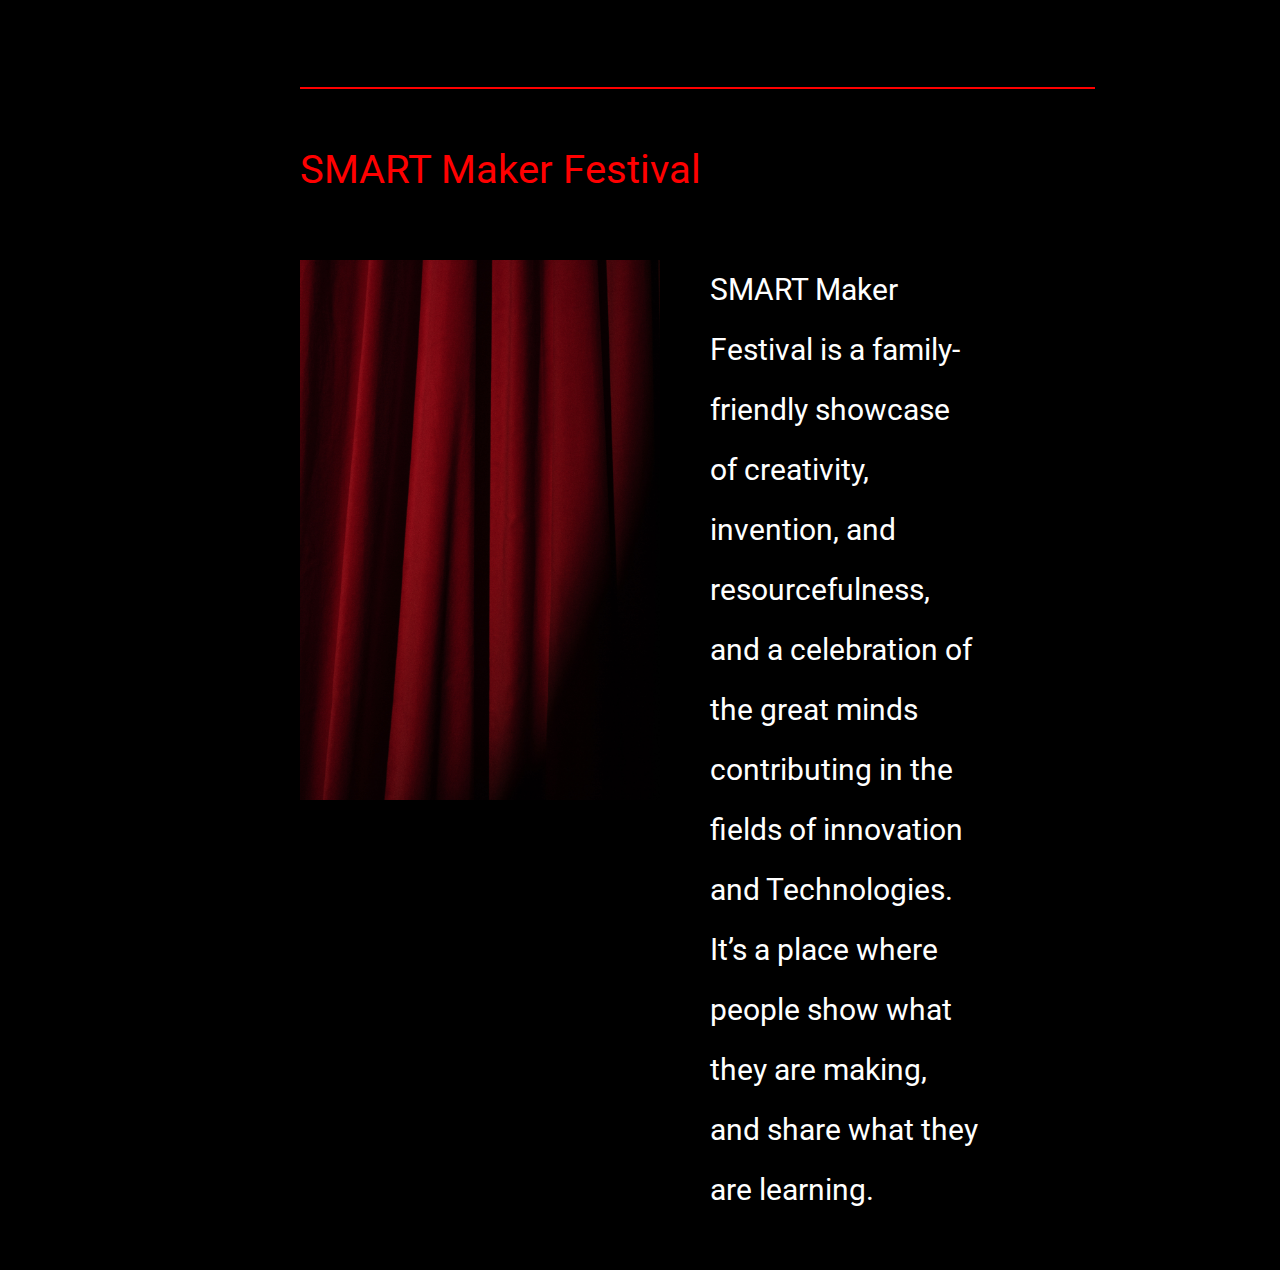
<file: smf/index.html>
<!DOCTYPE html>
<html lang="en">

<head>
    <meta charset="UTF-8">
    <meta http-equiv="X-UA-Compatible" content="IE=edge">
    <meta name="viewport" content="width=device-width, initial-scale=1.0">
    <link rel="stylesheet" href="style.css">
    <title>SMF</title>
    <link rel="preconnect" href="https://fonts.googleapis.com">
    <link rel="preconnect" href="https://fonts.gstatic.com" crossorigin>
    <link href="https://fonts.googleapis.com/css2?family=Roboto:wght@300;400;500&display=swap" rel="stylesheet">
</head>

<body>

    <div class="line-1">
        SMART Maker Festival
    </div>

    <div class="info">
        <img src="pexels-cottonbro-4722583.jpg">

        <div class="line-2">
            SMART Maker Festival is a family-friendly showcase of creativity, invention, and resourcefulness, and a celebration of the great minds contributing in the fields of innovation and Technologies. 
            It’s a place where people show what they are making, and share what they are learning. 
        </div>
    </div>







<script src="app.js"></script>

</body>

</html>
</file>
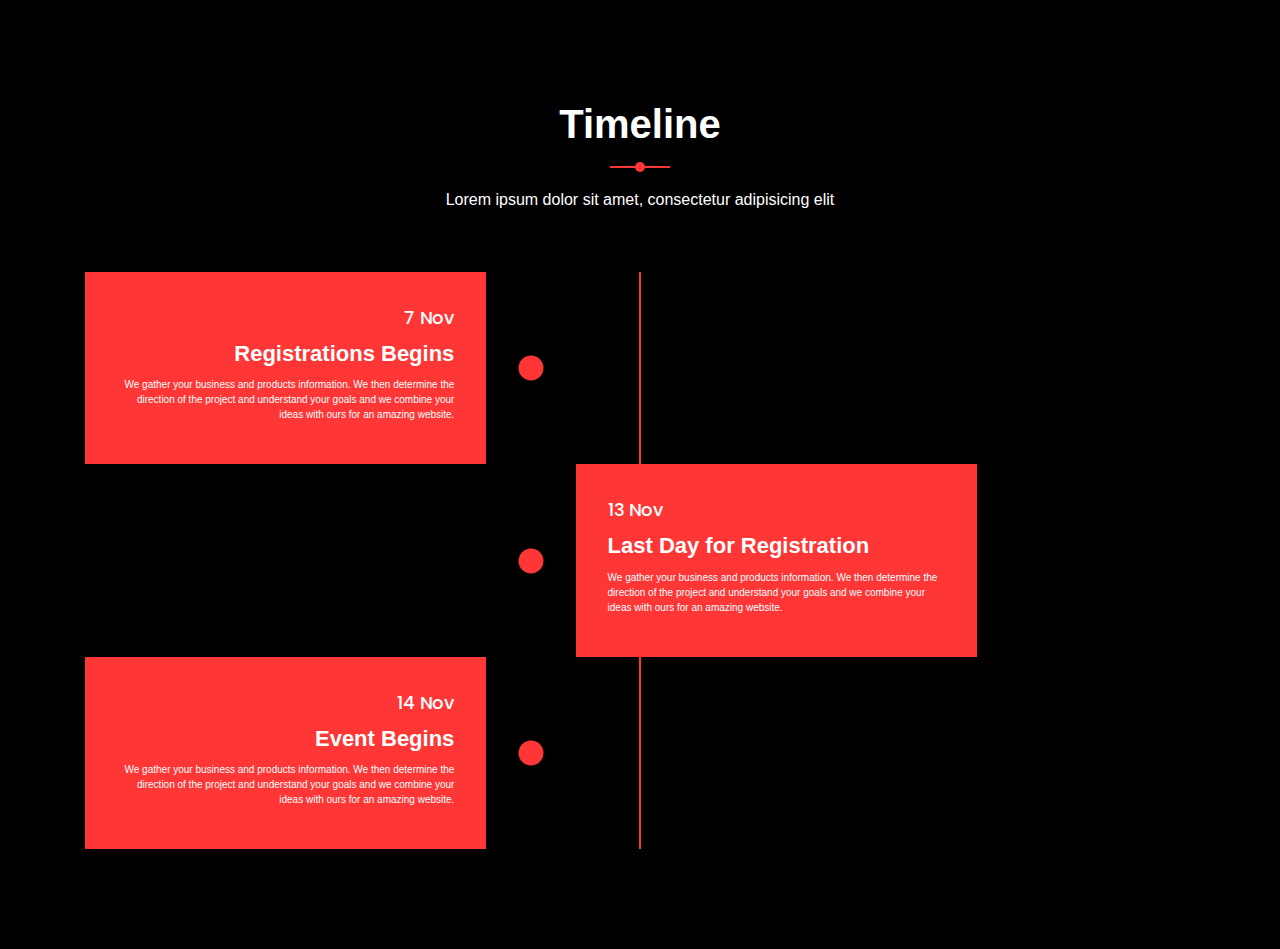
<file: timeline.html>
<!doctype html>
<html lang="en">

<head>
    <!-- Required meta tags -->
    <meta charset="utf-8">
    <meta name="viewport" content="width=device-width, initial-scale=1">

    <!-- Bootstrap CSS -->
    <link href="//netdna.bootstrapcdn.com/bootstrap/3.1.0/css/bootstrap.min.css" rel="stylesheet" id="bootstrap-css">
    <script src="//netdna.bootstrapcdn.com/bootstrap/3.1.0/js/bootstrap.min.js"></script>
    <script src="//code.jquery.com/jquery-1.11.1.min.js"></script>
    <link href="https://cdn.jsdelivr.net/npm/bootstrap@5.1.3/dist/css/bootstrap.min.css" rel="stylesheet"
        integrity="sha384-1BmE4kWBq78iYhFldvKuhfTAU6auU8tT94WrHftjDbrCEXSU1oBoqyl2QvZ6jIW3" crossorigin="anonymous">
    <link href="//maxcdn.bootstrapcdn.com/bootstrap/4.1.1/css/bootstrap.min.css" rel="stylesheet" id="bootstrap-css">
    <script src="//maxcdn.bootstrapcdn.com/bootstrap/4.1.1/js/bootstrap.min.js"></script>
    <script src="//cdnjs.cloudflare.com/ajax/libs/jquery/3.2.1/jquery.min.js"></script>
    <link href="https://fonts.googleapis.com/css?family=Open+Sans:400,600,700|Poppins:400,500,600,700" rel="stylesheet">
    <link rel="stylesheet" href="timeline.css">


    <title>Hello, world!</title>
</head>

<body>
    <div id = "timeline-1">

        <section class="experience pt-100 pb-100" id="experience">
            <div class="container">
                <div class="row">
                    <div class="col-xl-8 mx-auto text-center">
                        <div class="section-title">
                            <h4>Timeline</h4>
                            <p>Lorem ipsum dolor sit amet, consectetur adipisicing elit</p>
                        </div>
                    </div>
                </div>
                <div class="row">
                    <div class="col-xl-12">
                        <ul class="timeline-list">
                            <!-- Single Experience -->
                            <li>
                                <div class="timeline_content">
                                    <span>7 Nov</span>
                                    <h4>Registrations Begins</h4>
                                    <p>We gather your business and products information. We then determine the direction
                                        of
                                        the project and understand your goals and we combine your ideas with ours for an
                                        amazing website.</p>
                                </div>
                            </li>
                            <!-- Single Experience -->
                            <li>
                                <div class="timeline_content">
                                    <span>13 Nov</span>
                                    <h4>Last Day for Registration</h4>
                                    <p>We gather your business and products information. We then determine the direction
                                        of
                                        the project and understand your goals and we combine your ideas with ours for an
                                        amazing website.</p>
                                </div>
                            </li>
                            <!-- Single Experience -->
                            <li>
                                <div class="timeline_content">
                                    <span>14 Nov</span>
                                    <h4>Event Begins</h4>
                                    <p>We gather your business and products information. We then determine the direction
                                        of
                                        the project and understand your goals and we combine your ideas with ours for an
                                        amazing website.</p>
                                </div>
                            </li>
                        </ul>
                    </div>
                </div>
            </div>
        </section>
    </div>

    <!-- Optional JavaScript; choose one of the two! -->

    <!-- Option 1: Bootstrap Bundle with Popper -->
    <script src="https://cdn.jsdelivr.net/npm/bootstrap@5.1.3/dist/js/bootstrap.bundle.min.js"
        integrity="sha384-ka7Sk0Gln4gmtz2MlQnikT1wXgYsOg+OMhuP+IlRH9sENBO0LRn5q+8nbTov4+1p"
        crossorigin="anonymous"></script>

    <!-- Option 2: Separate Popper and Bootstrap JS -->
    <!--
    <script src="https://cdn.jsdelivr.net/npm/@popperjs/core@2.10.2/dist/umd/popper.min.js" integrity="sha384-7+zCNj/IqJ95wo16oMtfsKbZ9ccEh31eOz1HGyDuCQ6wgnyJNSYdrPa03rtR1zdB" crossorigin="anonymous"></script>
    <script src="https://cdn.jsdelivr.net/npm/bootstrap@5.1.3/dist/js/bootstrap.min.js" integrity="sha384-QJHtvGhmr9XOIpI6YVutG+2QOK9T+ZnN4kzFN1RtK3zEFEIsxhlmWl5/YESvpZ13" crossorigin="anonymous"></script>
    -->
</body>

</html>
</file>
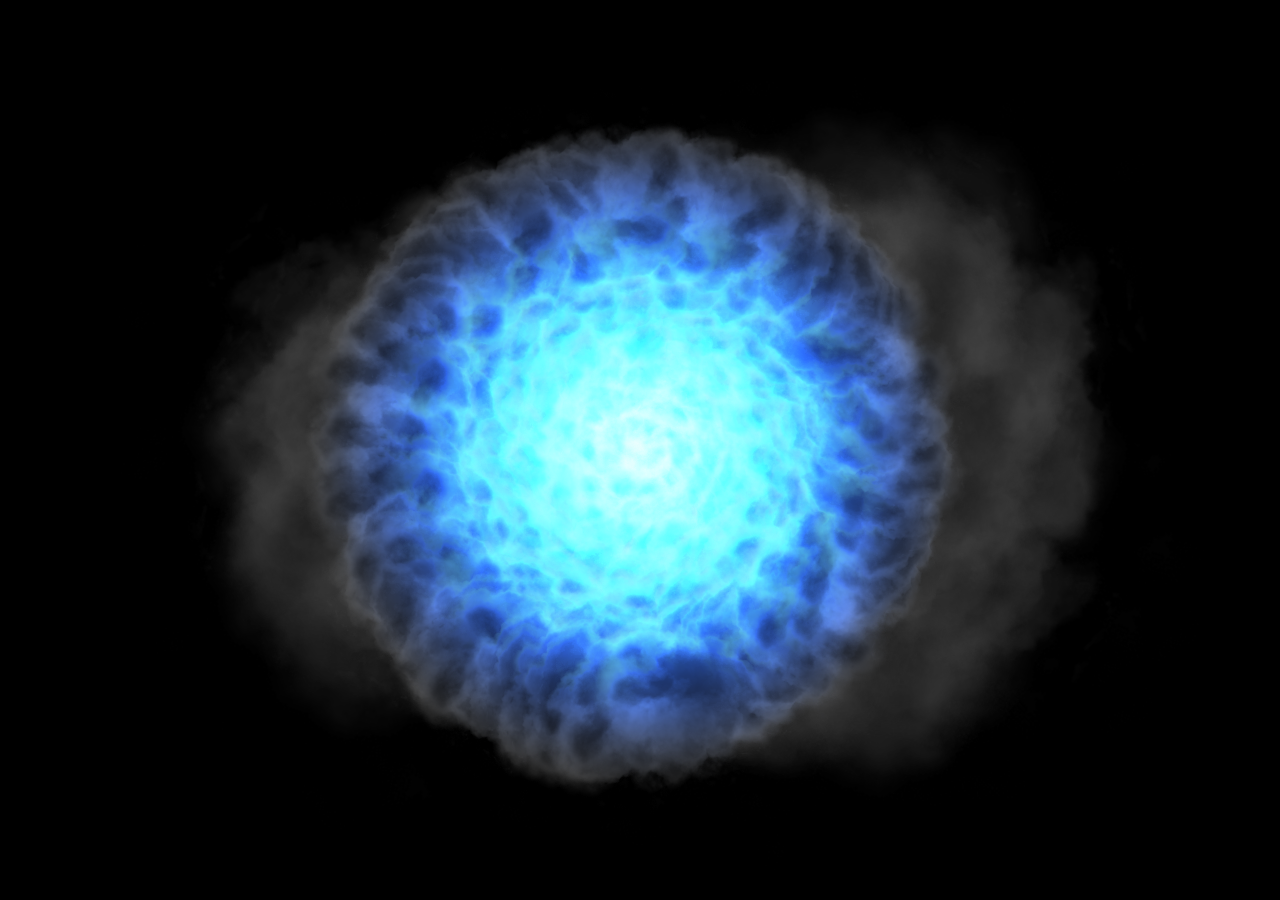
<file: threejs Back/index1.html>
<!DOCTYPE html>
<html>
  <head>
    <meta http-equiv="content-type" content="text/html; charset=UTF-8" />
    <link rel="stylesheet" type="text/css" href="style1.css" />
    <script src="three.min.js"></script>
  </head>
  <body>
     
    <script>
        var scene, sceneLight, portalLight, cam, renderer, clock ,portalParticles = [],smokeParticles = [] ;

        function initScene(){
            scene = new THREE.Scene();

            sceneLight = new THREE.DirectionalLight(0xffffff,0.5);
            sceneLight.position.set(0,0,1);
            scene.add(sceneLight);

            portalLight = new THREE.PointLight(0x062d89, 30, 600, 1.7);
            portalLight.position.set(0,0,250);
            scene.add(portalLight);

            cam = new THREE.PerspectiveCamera(80,window.innerWidth/window.innerHeight,1,10000);
            cam.position.z = 1000;
            scene.add(cam);

            renderer = new THREE.WebGLRenderer();
            renderer.setClearColor(0x000000,1);
            renderer.setSize(window.innerWidth , window.innerHeight);
            document.body.appendChild(renderer.domElement);

            particleSetup();
        }
        function particleSetup() {
            let loader = new THREE.TextureLoader();

            loader.load("smoke.png", function (texture){
                portalGeo = new THREE.PlaneBufferGeometry(350,350);
                portalMaterial = new THREE.MeshStandardMaterial({
                    map:texture,
                    transparent: true
                });
                smokeGeo = new THREE.PlaneBufferGeometry(1000,1000);
                smokeMaterial = new THREE.MeshStandardMaterial({
                    map:texture,
                    transparent: true
                });

                for(let p=880;p>250;p--) {
                    let particle = new THREE.Mesh(portalGeo,portalMaterial);
                    particle.position.set(
                        0.5 * p * Math.cos((4 * p * Math.PI) / 180),
                        0.5 * p * Math.sin((4 * p * Math.PI) / 180),
                        0.1 * p
                    );
                    particle.rotation.z = Math.random() *360;
                    portalParticles.push(particle);
                    scene.add(particle);
                }

                for(let p=0;p<40;p++) {
                    let particle = new THREE.Mesh(smokeGeo,smokeMaterial);
                    particle.position.set(
                        Math.random() * 1000-500,
                        Math.random() * 400-200,
                        25
                    );
                    particle.rotation.z = Math.random() *360;
                    particle.material.opacity = 0.6;
                    portalParticles.push(particle);
                    scene.add(particle);
                }
                clock = new THREE.Clock();
                animate();
                
            });
        }
        function animate() {
            let delta = clock.getDelta();
            portalParticles.forEach(p => {
                p.rotation.z -= delta *1.5;
            });
            smokeParticles.forEach(p => {
                p.rotation.z -= delta *0.2;
            });
            if(Math.random() > 0.9) {
                portalLight.power =350 + Math.random()*500;
            }
            renderer.render(scene,cam);
            requestAnimationFrame(animate);
        }
        initScene();
    </script>
  </body>
</html>
</file>
<file: smf/style.css>
* {
    margin: 0;
    padding: 0;
    box-sizing: border-box;
    text-decoration: none;
    font-size: 30px;
    background-color: black;
    color: white;
    font-family: 'Roboto', sans-serif;
}

/* body, html{
    width: 100%;
    height: 500vh;
} */

/* .line-1
{
    position: fixed;
    top: 40%;
    white-space: nowrap;
    left: -800px;
}

.line-2
{
    position: fixed;
    top: 45%;
    white-space: nowrap;
    right: -800px;
} */

body {
    line-height: 2;
    margin: 50px 300px;
}

.info {
    display: flex;
    margin-top: 50px;
}

.line-1 {
    font-size: 40px;
    color: red;
    left: -800px;
}

.line-1::before {
    vertical-align: super;
    display: inline-block;
    height: 2px;
    background-color: red;
    content: " ";
    width: 795px;
    margin: 0 auto;
    margin-top: 30px;
    margin-right: 50px;
}

.line-2 {
    width: 600px;
    margin-left: 50px;
    right: -800px;
}

img {
    width: 40vw;
    height: 60vh;
}
</file>
<file: timeline.css>
.pt-100{
    padding-top:100px;
}
.pb-100{
    padding-bottom:100px;
}
.section-title {
  margin-bottom: 60px;
}
.section-title p {
	color: #fff;
	font-size: 16px;
}
.section-title h4 {
	text-transform: capitalize;
	font-size: 40px;
	position: relative;
	padding-bottom: 20px;
	margin-bottom: 20px;
	font-weight: 600;
  color: #fff;
}
.section-title h4:before {
	position: absolute;
	content: "";
	width: 60px;
	height: 2px;
	background-color: #ff3636;
	bottom: 0;
	left: 50%;
	margin-left: -30px;
}
.section-title h4:after {
	position: absolute;
	background-color: #ff3636;
	content: "";
	width: 10px;
	height: 10px;
	bottom: -4px;
	left: 50%;
	margin-left: -5px;
	border-radius: 50%;
}
ul.timeline-list {
	position: relative;
	margin: 0;
	padding: 0
}
ul.timeline-list:before {
	position: absolute;
	content: "";
	width: 2px;
	height: 100%;
	background-color: #ff3636;
	left: 50%;
	top: 0;
	-webkit-transform: translateX(-50%);
	        transform: translateX(-50%);
}
ul.timeline-list li {
	position: relative;
	clear: both;
	display: table;
}
.timeline_content {
	border: 2px solid #ff3636;
	background-color:#ff3636;
  color: #fff;
}
ul.timeline-list li .timeline_content {
	width: 45%;
	color: #fff;
	padding: 30px;
	float: left;
	text-align: right;
}
ul.timeline-list li:nth-child(2n) .timeline_content {
	float: right;
	text-align: left;
}
.timeline_content h4 {
	font-size: 22px;
	font-weight: 600;
	margin: 10px 0;
}
ul.timeline-list li:before {
	position: absolute;
	content: "";
	width: 25px;
	height: 25px;
	background-color: #ff3636;
	left: 50%;
	top: 50%;
	-webkit-transform: translate(-50%, -50%);
	        transform: translate(-50%, -50%);
	border-radius: 50%;
}
.timeline_content span {
	font-size: 18px;
	font-weight: 500;
	font-family: poppins;
	color: #fff;
}
#timeline-1{
  background-color: black;
}
</file>
<file: threejs Back/style1.css>
body {
  margin: 0;
  overflow: hidden;
}
</file>
